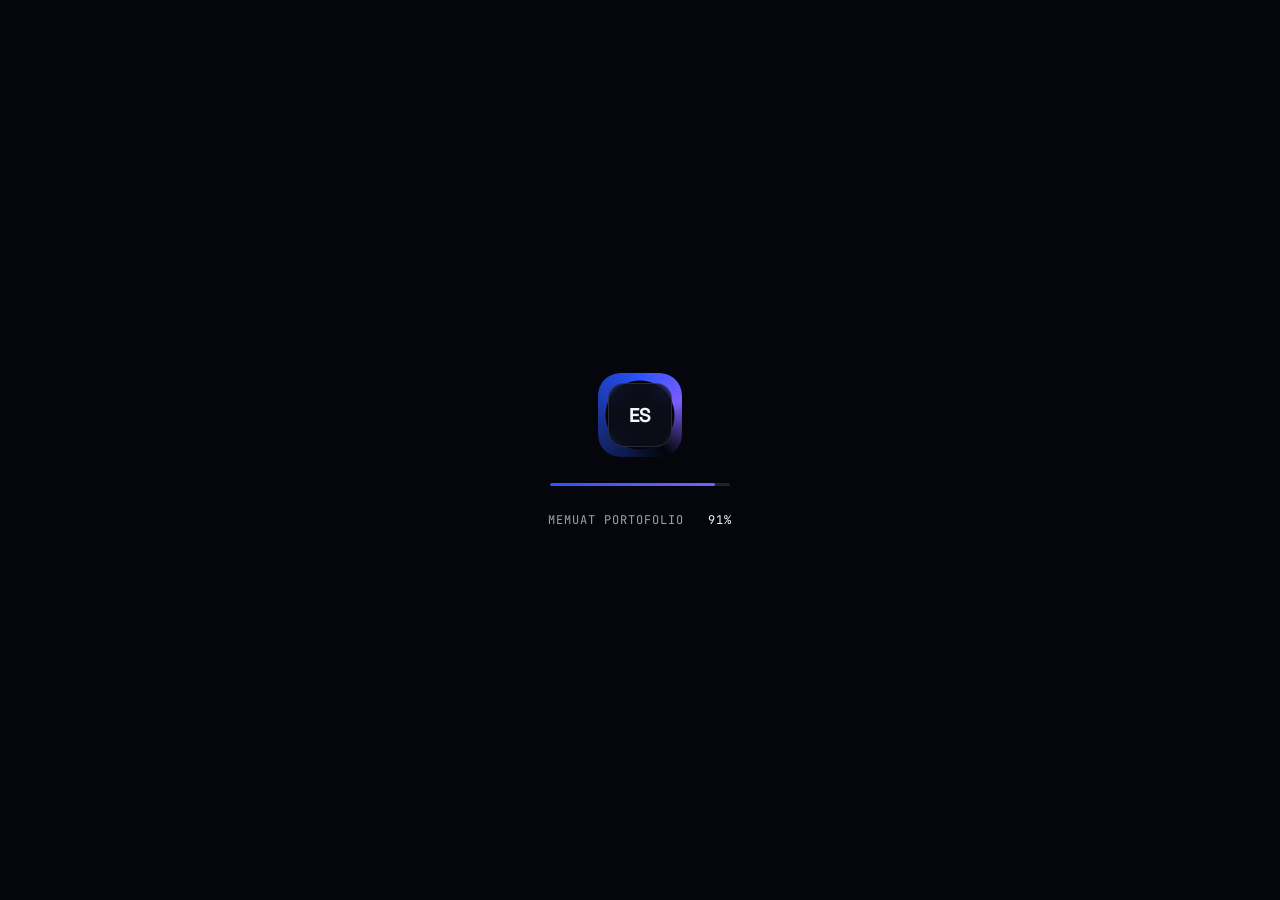
<file: pages/loader.html>
<!DOCTYPE html>
<html lang="id">
<head>
<meta charset="UTF-8">
<title>Loader Preview — ESG Portfolio</title>
<meta name="viewport" content="width=device-width, initial-scale=1">
<link rel="preconnect" href="https://fonts.googleapis.com">
<link href="https://fonts.googleapis.com/css2?family=Space+Grotesk:wght@500;600;700&family=JetBrains+Mono:wght@400;500&display=swap" rel="stylesheet">
<style>
  :root{
    --accent-1:#2954FF;
    --accent-2:#7C5CFF;
    --accent-grad: linear-gradient(135deg, var(--accent-1), var(--accent-2));
    --bg:#05060b;
    --bg-elev:#0c0e18;
    --text:#f4f5fb;
    --text-soft:#9aa1bd;
    --border:rgba(244,245,251,0.12);
    --glass:rgba(16,18,30,0.6);
    --font-display:'Space Grotesk', sans-serif;
    --font-mono:'JetBrains Mono', monospace;
    --ease-out: cubic-bezier(.16,1,.3,1);
  }
  *{ box-sizing:border-box; }
  body{
    margin:0; min-height:100vh; background:var(--bg); color:var(--text);
    font-family:var(--font-mono); display:flex; align-items:center; justify-content:center;
    flex-direction:column; gap:24px;
  }
  .page-content{ text-align:center; opacity:.6; font-size:14px; color:var(--text-soft); }
  .replay-btn{
    font-family:var(--font-mono); font-size:13px; padding:10px 20px; border-radius:100px;
    border:1px solid var(--border); background:transparent; color:var(--text); cursor:pointer;
  }
  .replay-btn:hover{ border-color:var(--accent-1); color:var(--accent-1); }

  /* ================= LOADER ================= */
  .loader{
    position:fixed; inset:0; z-index:9999;
    display:flex; align-items:center; justify-content:center;
    background:var(--bg);
    transition:opacity .7s var(--ease-out), transform .7s var(--ease-out), visibility .7s;
  }
  .loader.done{
    opacity:0; transform:scale(1.04); pointer-events:none; visibility:hidden;
  }

  .loader-inner{ display:flex; flex-direction:column; align-items:center; gap:26px; }

  /* signature mark: rotating gradient ring + monogram, echoes the site's dot-field / glow-border motif */
  .loader-mark{
    position:relative; width:84px; height:84px;
    display:flex; align-items:center; justify-content:center;
    isolation:isolate;
  }
  .loader-mark::before{
    content:''; position:absolute; inset:0; border-radius:22px;
    background:conic-gradient(from 0deg, var(--accent-1), var(--accent-2), transparent 40%, var(--accent-1));
    animation:spinRing 2.4s linear infinite;
    -webkit-mask:radial-gradient(farthest-side, transparent calc(100% - 8px), #000 calc(100% - 7px));
    mask:radial-gradient(farthest-side, transparent calc(100% - 8px), #000 calc(100% - 7px));
  }
  @keyframes spinRing{ to{ transform:rotate(360deg); } }

  .loader-initials{
    position:relative; z-index:1;
    width:64px; height:64px; border-radius:16px;
    background:var(--glass); border:1px solid var(--border);
    backdrop-filter:blur(10px);
    display:flex; align-items:center; justify-content:center;
    font-family:var(--font-display); font-weight:700; font-size:20px; letter-spacing:-0.02em;
    animation:markPulse 2.4s var(--ease-out) infinite;
  }
  @keyframes markPulse{
    0%,100%{ transform:scale(1); }
    50%{ transform:scale(1.04); }
  }

  .loader-progress{
    width:180px; height:3px; border-radius:100px; background:var(--border); overflow:hidden;
  }
  .loader-progress-bar{
    width:0%; height:100%; border-radius:100px; background:var(--accent-grad);
    box-shadow:0 0 14px rgba(41,84,255,.6);
    transition:width .25s var(--ease-out);
  }

  .loader-meta{
    display:flex; align-items:center; gap:14px;
    font-size:12px; letter-spacing:.08em; text-transform:uppercase; color:var(--text-soft);
  }
  .loader-percent{
    font-variant-numeric:tabular-nums; color:var(--text); min-width:34px; text-align:right;
  }

  @media (prefers-reduced-motion: reduce){
    .loader-mark::before{ animation:none; }
    .loader-initials{ animation:none; }
    .loader{ transition:opacity .3s ease; }
  }
</style>
</head>
<body>

  <!-- ===== LOADER MARKUP — place as the very first element inside <body> ===== -->
  <div class="loader" id="pageLoader" aria-hidden="true">
    <div class="loader-inner">
      <div class="loader-mark">
        <span class="loader-initials">ES</span>
      </div>
      <div class="loader-progress">
        <div class="loader-progress-bar" id="loaderBar"></div>
      </div>
      <div class="loader-meta">
        <span class="loader-label">memuat portofolio</span>
        <span class="loader-percent" id="loaderPercent">0%</span>
      </div>
    </div>
  </div>
  <!-- ===== end loader markup ===== -->

  <div class="page-content">
    Halaman sudah termuat di belakang loader.<br>
    <button class="replay-btn" onclick="location.reload()">Putar ulang animasi</button>
  </div>

<script>
(function(){
  const loader = document.getElementById('pageLoader');
  if (!loader) return;
  const bar = document.getElementById('loaderBar');
  const percentEl = document.getElementById('loaderPercent');
  const reduced = window.matchMedia('(prefers-reduced-motion: reduce)').matches;

  document.body.style.overflow = 'hidden';

  let progress = 0;
  let target = 0;
  let rafId;

  function tick(){
    /* creeps forward on its own so it never looks stuck, but never finishes before the page actually has */
    const ceiling = target >= 100 ? 100 : 92;
    progress += (ceiling - progress) * 0.06 + 0.1;
    progress = Math.min(progress, ceiling);
    bar.style.width = progress + '%';
    percentEl.textContent = Math.floor(progress) + '%';
    if (progress < 100){ rafId = requestAnimationFrame(tick); }
  }

  if (reduced){
    bar.style.width = '100%';
    percentEl.textContent = '100%';
  } else {
    requestAnimationFrame(tick);
  }

  function finishLoading(){
    target = 100;
    if (reduced){
      completeAndHide();
      return;
    }
    const waitForFull = () => {
      if (progress >= 99.5){
        cancelAnimationFrame(rafId);
        completeAndHide();
      } else {
        requestAnimationFrame(waitForFull);
      }
    };
    waitForFull();
  }

  function completeAndHide(){
    bar.style.width = '100%';
    percentEl.textContent = '100%';
    loader.classList.add('done');
    document.body.style.overflow = '';
    setTimeout(() => loader.remove(), 750);
  }

  /* Demo only: simulate real asset loading with a short delay.
     In production, replace this whole block with:
         window.addEventListener('load', finishLoading);
  */
  setTimeout(finishLoading, 2200);
})();
</script>
</body>
</html>
</file>
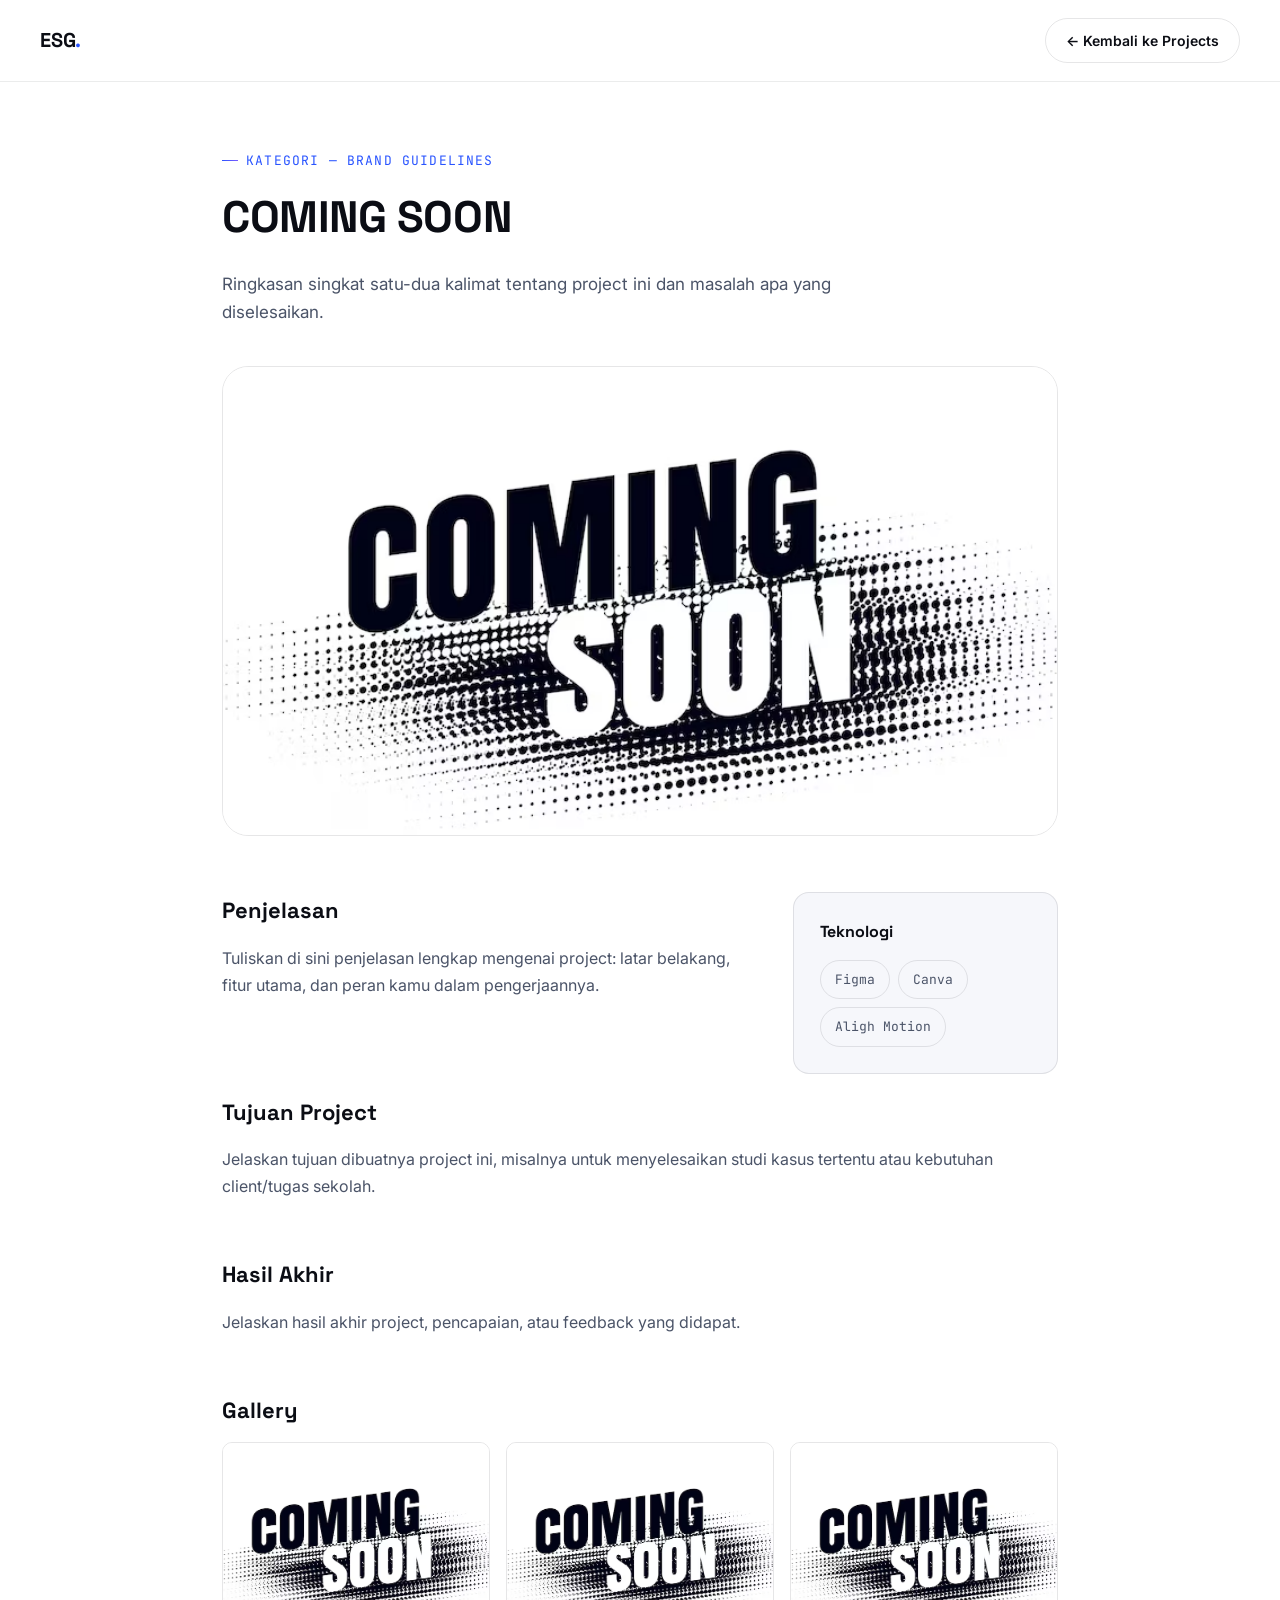
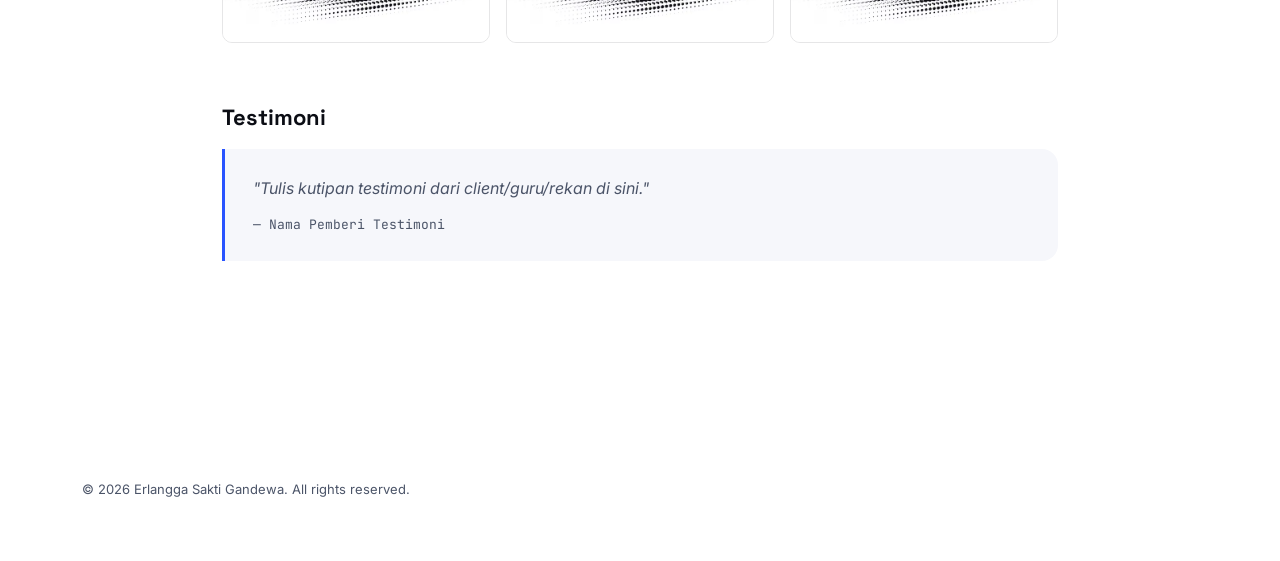
<file: pages/project-brand-guidelines/brandgs.html>
<!DOCTYPE html>
<html lang="id">
<head>
<meta charset="UTF-8">
<meta name="viewport" content="width=device-width, initial-scale=1.0">
<title>COMING SOON — Erlangga Sakti Gandewa</title>
<link rel="preconnect" href="https://fonts.googleapis.com">
<link rel="preconnect" href="https://fonts.gstatic.com" crossorigin>
<link href="https://fonts.googleapis.com/css2?family=Space+Grotesk:wght@400;500;600;700&family=Inter:wght@400;500;600;700&family=JetBrains+Mono:wght@400;500&display=swap" rel="stylesheet">
<link rel="stylesheet" href="../../assets/css/style.css">
<link rel="stylesheet" href="../../assets/css/project-detail.css">
</head>
<body>

<header class="navbar">
  <a href="../../index.html" class="nav-logo">ESG<span class="dot">.</span></a>
  <a href="../../index.html#projects" class="btn btn-ghost back-btn">← Kembali ke Projects</a>
</header>

<main class="detail-wrap">
  <p class="section-eyebrow">Kategori — Brand Guidelines</p>
  <h1 class="detail-title">COMING SOON</h1>
  <p class="detail-lead">Ringkasan singkat satu-dua kalimat tentang project ini dan masalah apa yang diselesaikan.</p>

  <img class="detail-hero-img" src="../../assets/images/coming.jpg" alt="Screenshot utama project">

  <div class="detail-grid">
    <section class="detail-block">
      <h2>Penjelasan</h2>
      <p>Tuliskan di sini penjelasan lengkap mengenai project: latar belakang, fitur utama, dan peran kamu dalam pengerjaannya.</p>
    </section>
    <aside class="detail-side">
      <h3>Teknologi</h3>
      <ul class="tech-list">
        <li>Figma</li><li>Canva</li><li>Aligh Motion</li>
      </ul>
    </aside>
  </div>

  <section class="detail-block">
    <h2>Tujuan Project</h2>
    <p>Jelaskan tujuan dibuatnya project ini, misalnya untuk menyelesaikan studi kasus tertentu atau kebutuhan client/tugas sekolah.</p>
  </section>

  <section class="detail-block">
    <h2>Hasil Akhir</h2>
    <p>Jelaskan hasil akhir project, pencapaian, atau feedback yang didapat.</p>
  </section>

  <section class="detail-block">
    <h2>Gallery</h2>
    <div class="detail-gallery">
      <img src="../../assets/images/coming.jpg" alt="Gallery 1">
      <img src="../../assets/images/coming.jpg" alt="Gallery 2">
      <img src="../../assets/images/coming.jpg" alt="Gallery 3">
    </div>
  </section>

  <section class="detail-block">
    <h2>Testimoni</h2>
    <blockquote class="testimonial">
      "Tulis kutipan testimoni dari client/guru/rekan di sini."
      <cite>— Nama Pemberi Testimoni</cite>
    </blockquote>
  </section>
</main>

<footer class="footer">
  <div class="footer-bottom">
    <span>© <span id="year"></span> Erlangga Sakti Gandewa. All rights reserved.</span>
  </div>
</footer>

<script>document.getElementById('year').textContent = new Date().getFullYear();</script>
</body>
</html>
</file>
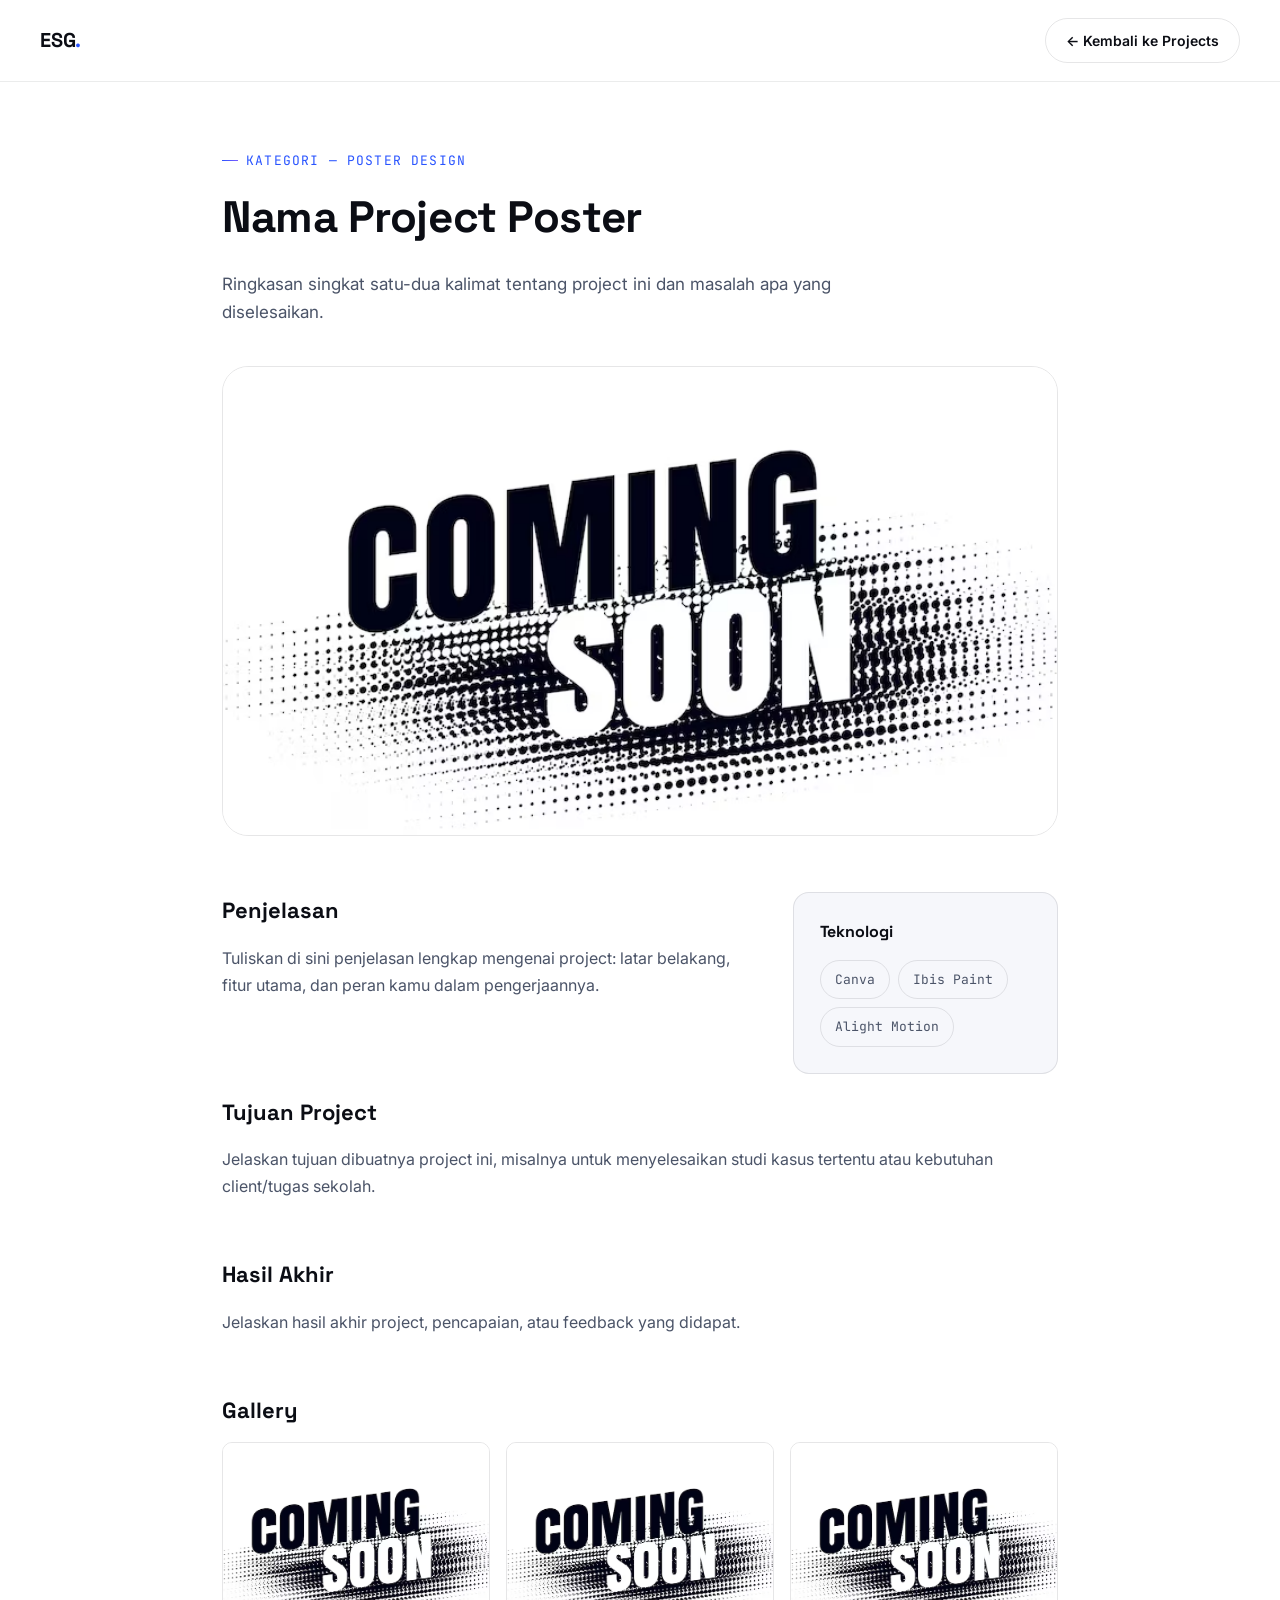
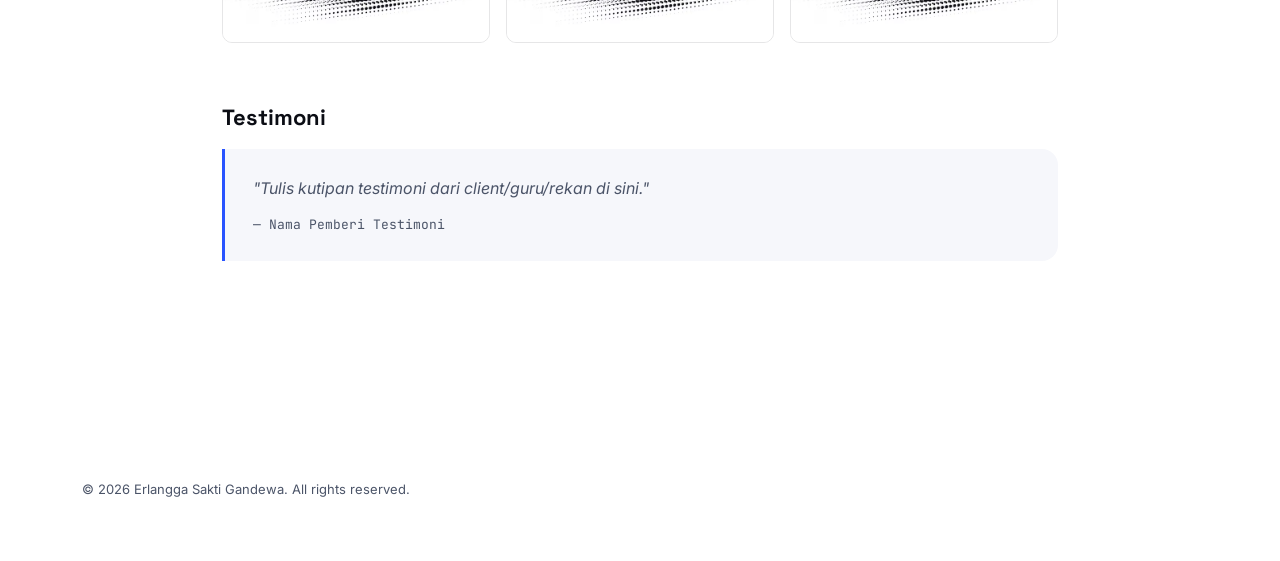
<file: pages/project-poster/pstr.html>
<!DOCTYPE html>
<html lang="id">
<head>
<meta charset="UTF-8">
<meta name="viewport" content="width=device-width, initial-scale=1.0">
<title>Nama Project Poster — Erlangga Sakti Gandewa</title>
<link rel="preconnect" href="https://fonts.googleapis.com">
<link rel="preconnect" href="https://fonts.gstatic.com" crossorigin>
<link href="https://fonts.googleapis.com/css2?family=Space+Grotesk:wght@400;500;600;700&family=Inter:wght@400;500;600;700&family=JetBrains+Mono:wght@400;500&display=swap" rel="stylesheet">
<link rel="stylesheet" href="../../assets/css/style.css">
<link rel="stylesheet" href="../../assets/css/project-detail.css">
</head>
<body>

<header class="navbar">
  <a href="../../index.html" class="nav-logo">ESG<span class="dot">.</span></a>
  <a href="../../index.html#projects" class="btn btn-ghost back-btn">← Kembali ke Projects</a>
</header>

<main class="detail-wrap">
  <p class="section-eyebrow">Kategori — Poster Design</p>
  <h1 class="detail-title">Nama Project Poster</h1>
  <p class="detail-lead">Ringkasan singkat satu-dua kalimat tentang project ini dan masalah apa yang diselesaikan.</p>

  <img class="detail-hero-img" src="../../assets/images/coming.jpg" alt="Screenshot utama project">

  <div class="detail-grid">
    <section class="detail-block">
      <h2>Penjelasan</h2>
      <p>Tuliskan di sini penjelasan lengkap mengenai project: latar belakang, fitur utama, dan peran kamu dalam pengerjaannya.</p>
    </section>
    <aside class="detail-side">
      <h3>Teknologi</h3>
      <ul class="tech-list">
        <li>Canva</li><li>Ibis Paint</li><li>Alight Motion</li>
      </ul>
    </aside>
  </div>

  <section class="detail-block">
    <h2>Tujuan Project</h2>
    <p>Jelaskan tujuan dibuatnya project ini, misalnya untuk menyelesaikan studi kasus tertentu atau kebutuhan client/tugas sekolah.</p>
  </section>

  <section class="detail-block">
    <h2>Hasil Akhir</h2>
    <p>Jelaskan hasil akhir project, pencapaian, atau feedback yang didapat.</p>
  </section>

  <section class="detail-block">
    <h2>Gallery</h2>
    <div class="detail-gallery">
      <img src="../../assets/images/coming.jpg" alt="Gallery 1">
      <img src="../../assets/images/coming.jpg" alt="Gallery 2">
      <img src="../../assets/images/coming.jpg" alt="Gallery 3">
    </div>
  </section>

  <section class="detail-block">
    <h2>Testimoni</h2>
    <blockquote class="testimonial">
      "Tulis kutipan testimoni dari client/guru/rekan di sini."
      <cite>— Nama Pemberi Testimoni</cite>
    </blockquote>
  </section>
</main>

<footer class="footer">
  <div class="footer-bottom">
    <span>© <span id="year"></span> Erlangga Sakti Gandewa. All rights reserved.</span>
  </div>
</footer>

<script>document.getElementById('year').textContent = new Date().getFullYear();</script>
</body>
</html>
</file>
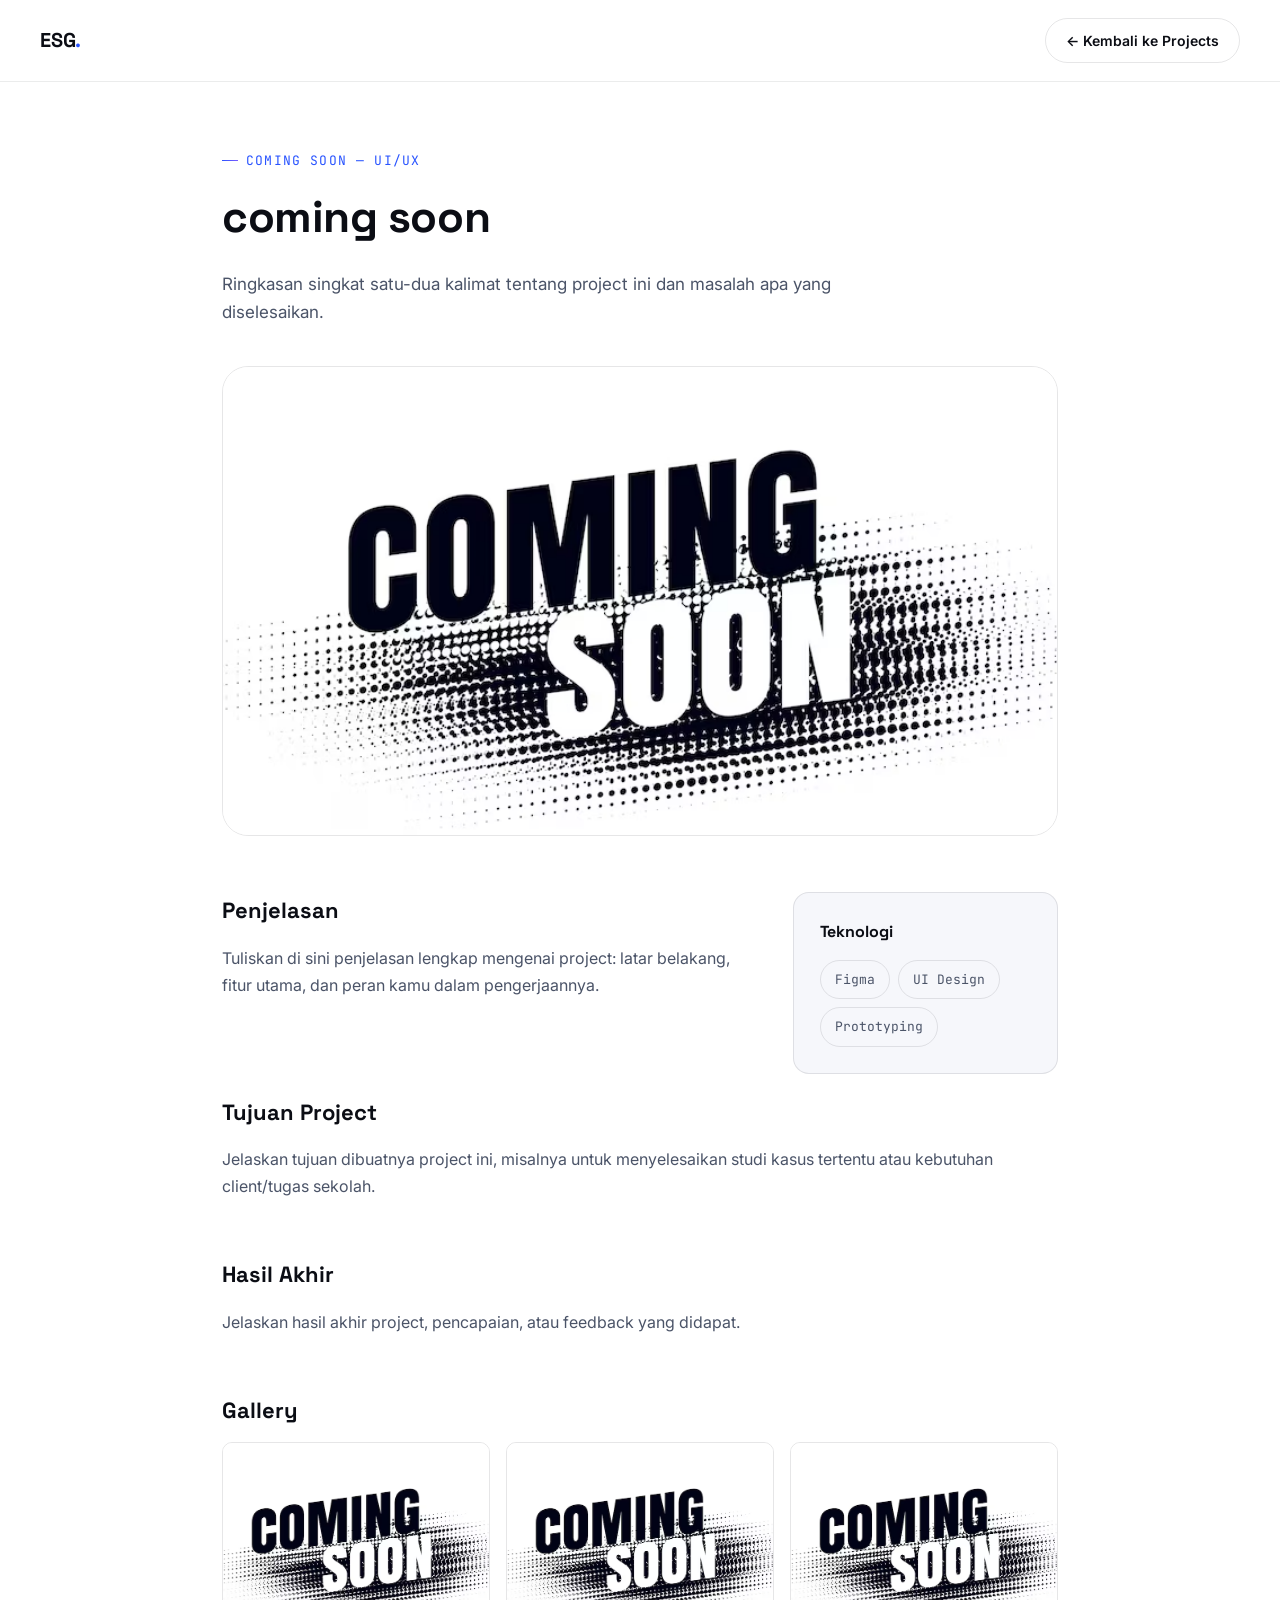
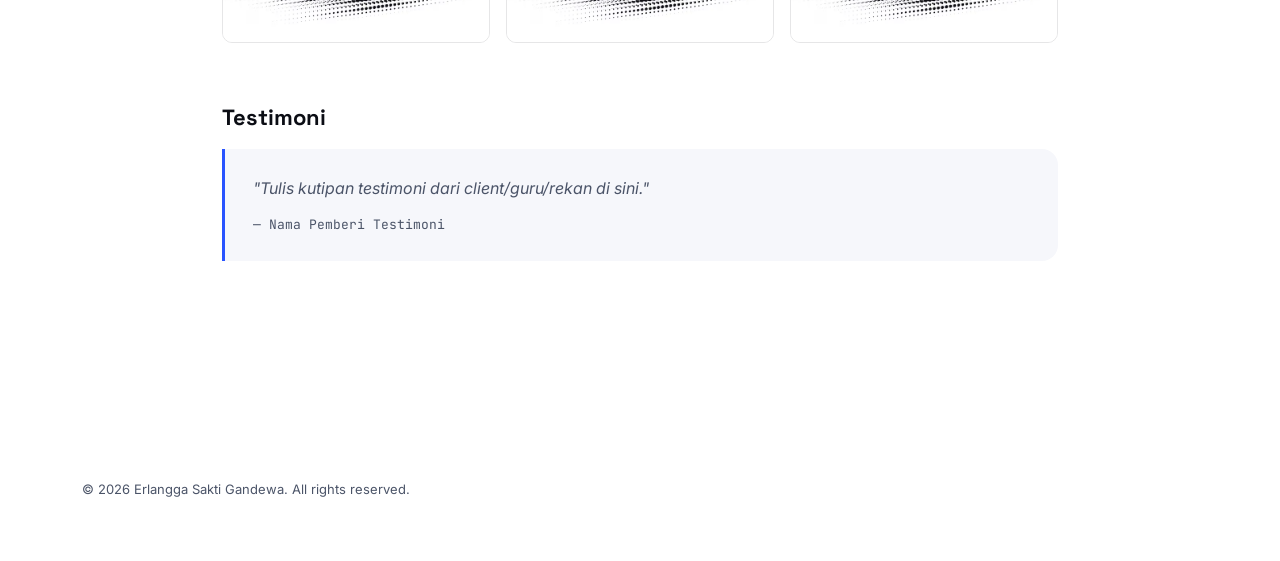
<file: pages/project-uiux/uiix.html>
<!DOCTYPE html>
<html lang="id">
<head>
<meta charset="UTF-8">
<meta name="viewport" content="width=device-width, initial-scale=1.0">
<title>Nama Project UI/UX — Erlangga Sakti Gandewa</title>
<link rel="preconnect" href="https://fonts.googleapis.com">
<link rel="preconnect" href="https://fonts.gstatic.com" crossorigin>
<link href="https://fonts.googleapis.com/css2?family=Space+Grotesk:wght@400;500;600;700&family=Inter:wght@400;500;600;700&family=JetBrains+Mono:wght@400;500&display=swap" rel="stylesheet">
<link rel="stylesheet" href="../../assets/css/style.css">
<link rel="stylesheet" href="../../assets/css/project-detail.css">
</head>
<body>

<header class="navbar">
  <a href="../../index.html" class="nav-logo">ESG<span class="dot">.</span></a>
  <a href="../../index.html#projects" class="btn btn-ghost back-btn">← Kembali ke Projects</a>
</header>

<main class="detail-wrap">
  <p class="section-eyebrow">coming soon — UI/UX</p>
  <h1 class="detail-title"> coming soon</h1>
  <p class="detail-lead">Ringkasan singkat satu-dua kalimat tentang project ini dan masalah apa yang diselesaikan.</p>

  <img class="detail-hero-img" src="../../assets/images/coming.jpg" alt="Screenshot utama project">

  <div class="detail-grid">
    <section class="detail-block">
      <h2>Penjelasan</h2>
      <p>Tuliskan di sini penjelasan lengkap mengenai project: latar belakang, fitur utama, dan peran kamu dalam pengerjaannya.</p>
    </section>
    <aside class="detail-side">
      <h3>Teknologi</h3>
      <ul class="tech-list">
        <li>Figma</li><li>UI Design</li><li>Prototyping</li>
      </ul>
    </aside>
  </div>

  <section class="detail-block">
    <h2>Tujuan Project</h2>
    <p>Jelaskan tujuan dibuatnya project ini, misalnya untuk menyelesaikan studi kasus tertentu atau kebutuhan client/tugas sekolah.</p>
  </section>

  <section class="detail-block">
    <h2>Hasil Akhir</h2>
    <p>Jelaskan hasil akhir project, pencapaian, atau feedback yang didapat.</p>
  </section>

  <section class="detail-block">
    <h2>Gallery</h2>
    <div class="detail-gallery">
      <img src="../../assets/images/coming.jpg" alt="Gallery 1">
      <img src="../../assets/images/coming.jpg" alt="Gallery 2">
      <img src="../../assets/images/coming.jpg" alt="Gallery 3">
    </div>
  </section>

  <section class="detail-block">
    <h2>Testimoni</h2>
    <blockquote class="testimonial">
      "Tulis kutipan testimoni dari client/guru/rekan di sini."
      <cite>— Nama Pemberi Testimoni</cite>
    </blockquote>
  </section>
</main>

<footer class="footer">
  <div class="footer-bottom">
    <span>© <span id="year"></span> Erlangga Sakti Gandewa. All rights reserved.</span>
  </div>
</footer>

<script>document.getElementById('year').textContent = new Date().getFullYear();</script>
</body>
</html>
</file>
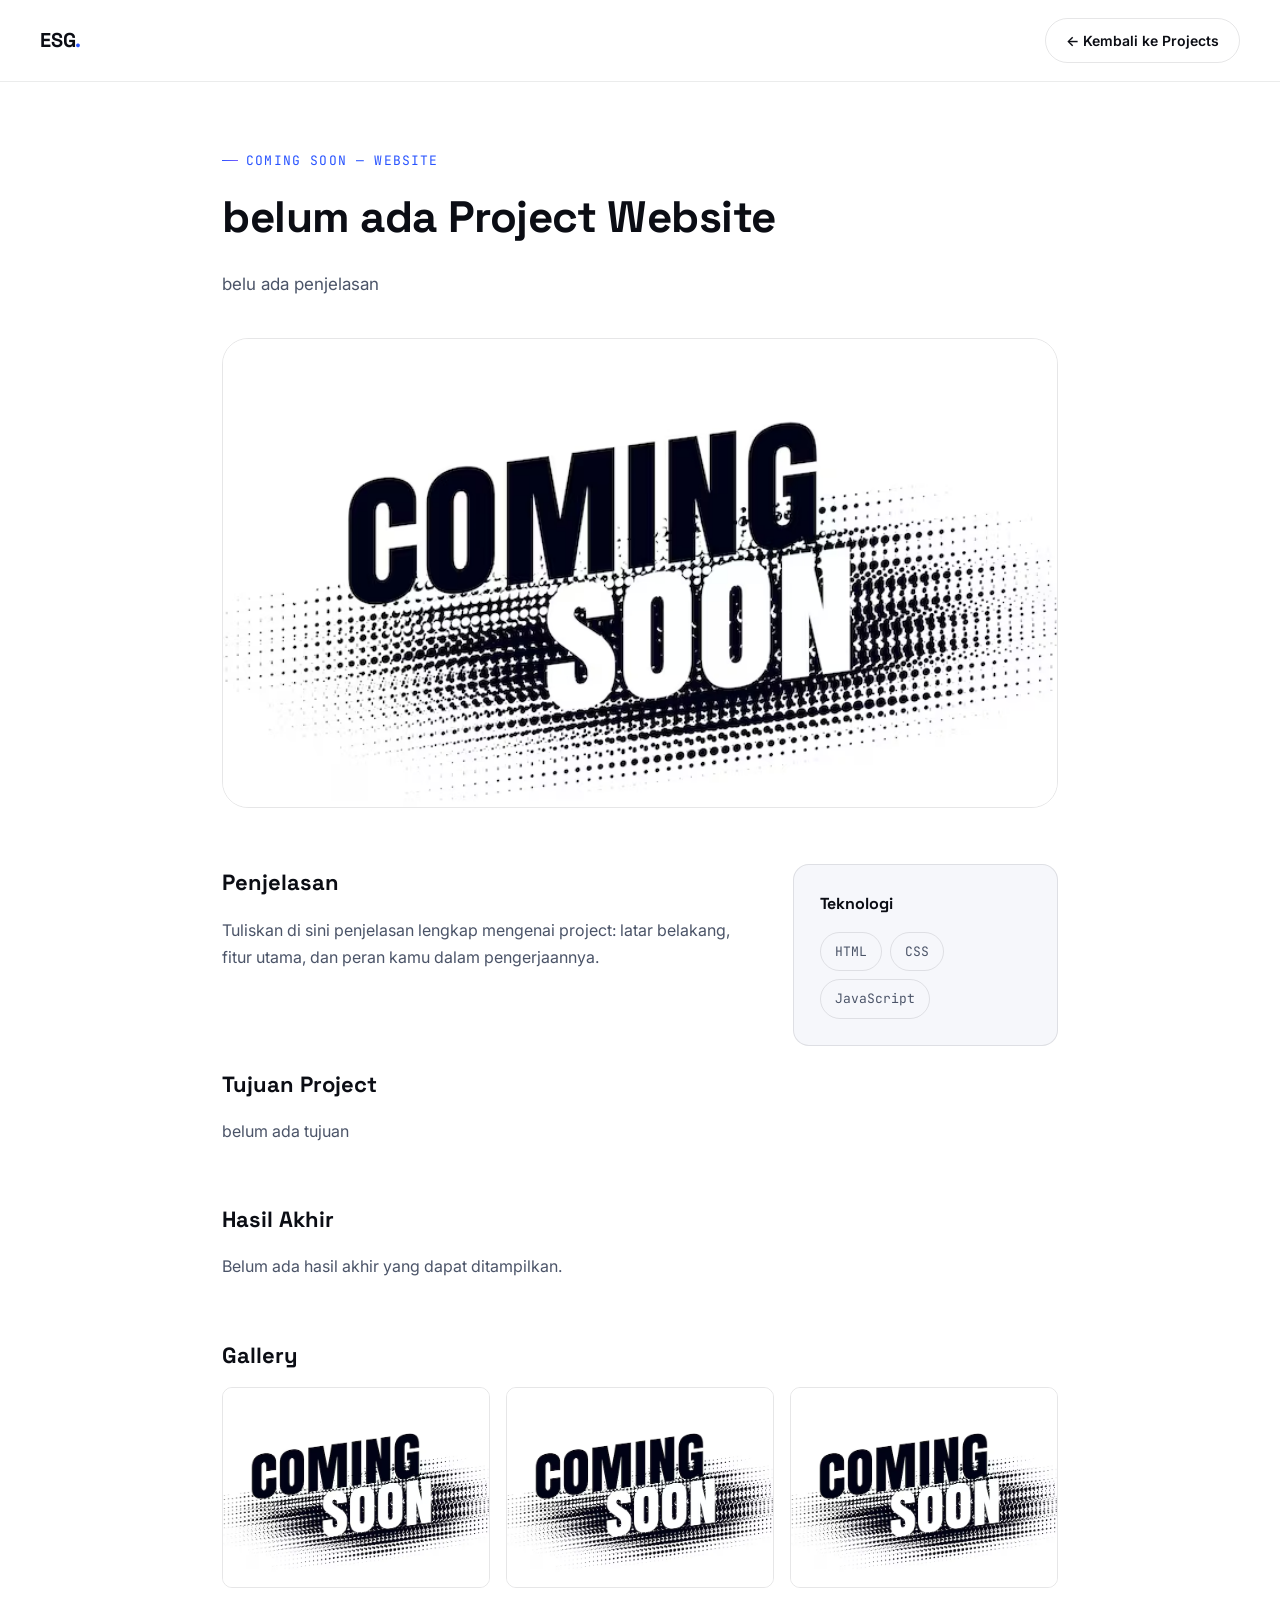
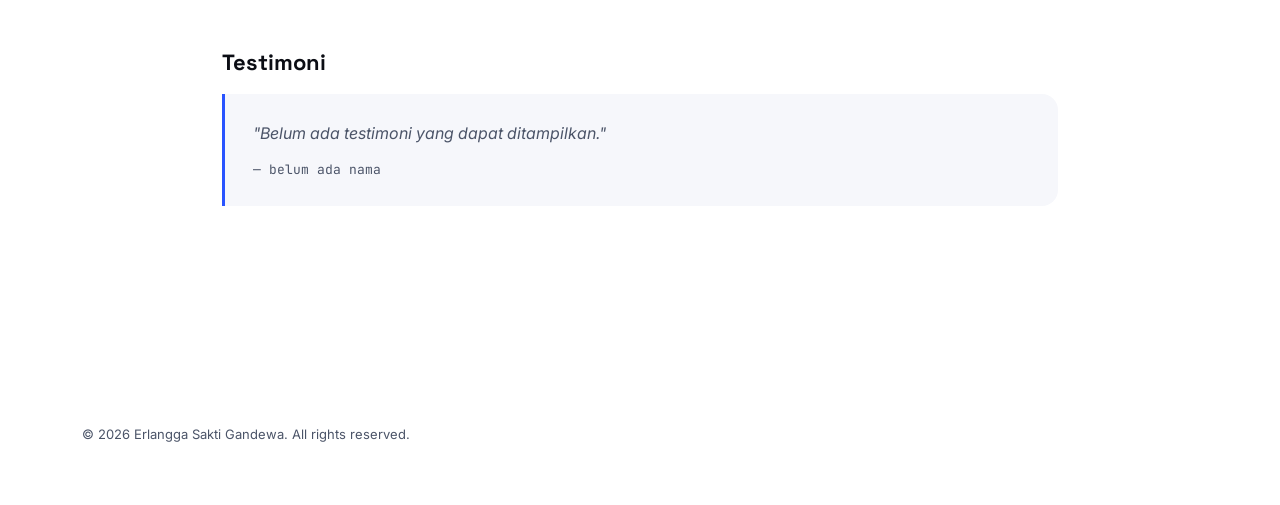
<file: pages/project-web/bew.html>
<!DOCTYPE html>
<html lang="id">
<head>
<meta charset="UTF-8">
<meta name="viewport" content="width=device-width, initial-scale=1.0">
<title>Nama Project Website — Erlangga Sakti Gandewa</title>
<link rel="preconnect" href="https://fonts.googleapis.com">
<link rel="preconnect" href="https://fonts.gstatic.com" crossorigin>
<link href="https://fonts.googleapis.com/css2?family=Space+Grotesk:wght@400;500;600;700&family=Inter:wght@400;500;600;700&family=JetBrains+Mono:wght@400;500&display=swap" rel="stylesheet">
<link rel="stylesheet" href="../../assets/css/style.css">
<link rel="stylesheet" href="../../assets/css/project-detail.css">
</head>
<body>

<header class="navbar">
  <a href="../../index.html" class="nav-logo">ESG<span class="dot">.</span></a>
  <a href="../../index.html#projects" class="btn btn-ghost back-btn">← Kembali ke Projects</a>
</header>

<main class="detail-wrap">
  <p class="section-eyebrow">coming soon — Website</p>
  <h1 class="detail-title">belum ada Project Website</h1>
  <p class="detail-lead">belu ada penjelasan</p>

  <img class="detail-hero-img" src="../../assets/images/coming.jpg" alt="Screenshot utama project">

  <div class="detail-grid">
    <section class="detail-block">
      <h2>Penjelasan</h2>
      <p>Tuliskan di sini penjelasan lengkap mengenai project: latar belakang, fitur utama, dan peran kamu dalam pengerjaannya.</p>
    </section>
    <aside class="detail-side">
      <h3>Teknologi</h3>
      <ul class="tech-list">
        <li>HTML</li><li>CSS</li><li>JavaScript</li>
      </ul>
    </aside>
  </div>

  <section class="detail-block">
    <h2>Tujuan Project</h2>
    <p>belum ada tujuan</p>
  </section>

  <section class="detail-block">
    <h2>Hasil Akhir</h2>
    <p>Belum ada hasil akhir yang dapat ditampilkan.</p>
  </section>

  <section class="detail-block">
    <h2>Gallery</h2>
    <div class="detail-gallery">
      <img src="../../assets/images/coming.jpg" alt="Gallery 1">
      <img src="../../assets/images/coming.jpg" alt="Gallery 2">
      <img src="../../assets/images/coming.jpg" alt="Gallery 3">
    </div>
  </section>

  <section class="detail-block">
    <h2>Testimoni</h2>
    <blockquote class="testimonial">
      "Belum ada testimoni yang dapat ditampilkan."
      <cite>— belum ada nama</cite>
    </blockquote>
  </section>
</main>

<footer class="footer">
  <div class="footer-bottom">
    <span>© <span id="year"></span> Erlangga Sakti Gandewa. All rights reserved.</span>
  </div>
</footer>

<script>document.getElementById('year').textContent = new Date().getFullYear();</script>
</body>
</html>
</file>
<file: assets/css/style.css>
/* =========================================================
   ERLANGGA SAKTI GANDEWA — PORTFOLIO
   Design tokens
   ========================================================= */
:root{
  --accent-1:#2954FF;
  --accent-2:#7C5CFF;
  --accent-3:#4F7CFF;
  --accent-grad: linear-gradient(135deg, var(--accent-1), var(--accent-2));
  --accent-grad-soft: linear-gradient(135deg, rgba(41,84,255,.14), rgba(124,92,255,.14));

  --bg:#ffffff;
  --bg-elev:#f6f7fb;
  --text:#0b0d14;
  --text-soft:#4b5468;
  --border:rgba(11,13,20,0.10);
  --glass:rgba(255,255,255,0.55);
  --glass-border:rgba(11,13,20,0.08);
  --dot-color:41,84,255;
  --shadow: 0 10px 40px rgba(20,24,60,0.10);
  --shadow-lg: 0 24px 60px rgba(20,24,60,0.16), 0 4px 14px rgba(20,24,60,0.08);
  --shadow-inset: inset 0 1px 0 rgba(255,255,255,0.4);
  --ring: 0 0 0 3px rgba(41,84,255,0.18);

  --font-display:'Space Grotesk', sans-serif;
  --font-body:'Inter', sans-serif;
  --font-mono:'JetBrains Mono', monospace;

  --container: 1180px;
  --radius-lg: 26px;
  --radius-md: 16px;
  --radius-sm: 10px;

  --ease-out: cubic-bezier(.16,1,.3,1);
  --ease-soft: cubic-bezier(.22,.9,.36,1);
}

@media (prefers-color-scheme: dark){
  :root{
    --bg:#05060b;
    --bg-elev:#0c0e18;
    --text:#f4f5fb;
    --text-soft:#9aa1bd;
    --border:rgba(244,245,251,0.10);
    --glass:rgba(16,18,30,0.55);
    --glass-border:rgba(244,245,251,0.08);
    --dot-color:244,245,251;
    --shadow: 0 10px 45px rgba(0,0,0,0.55);
    --shadow-lg: 0 30px 70px rgba(0,0,0,0.6), 0 6px 18px rgba(0,0,0,0.4);
    --shadow-inset: inset 0 1px 0 rgba(255,255,255,0.06);
    --ring: 0 0 0 3px rgba(124,92,255,0.30);
  }
}

html[data-theme="light"]{
  --bg:#ffffff; --bg-elev:#f6f7fb; --text:#0b0d14; --text-soft:#4b5468;
  --border:rgba(11,13,20,0.10); --glass:rgba(255,255,255,0.55);
  --glass-border:rgba(11,13,20,0.08); --dot-color:41,84,255;
  --shadow: 0 10px 40px rgba(20,24,60,0.10);
  --shadow-lg: 0 24px 60px rgba(20,24,60,0.16), 0 4px 14px rgba(20,24,60,0.08);
  --shadow-inset: inset 0 1px 0 rgba(255,255,255,0.4);
  --ring: 0 0 0 3px rgba(41,84,255,0.18);
}
html[data-theme="dark"]{
  --bg:#05060b; --bg-elev:#0c0e18; --text:#f4f5fb; --text-soft:#9aa1bd;
  --border:rgba(244,245,251,0.10); --glass:rgba(16,18,30,0.55);
  --glass-border:rgba(244,245,251,0.08); --dot-color:244,245,251;
  --shadow: 0 10px 45px rgba(0,0,0,0.55);
  --shadow-lg: 0 30px 70px rgba(0,0,0,0.6), 0 6px 18px rgba(0,0,0,0.4);
  --shadow-inset: inset 0 1px 0 rgba(255,255,255,0.06);
  --ring: 0 0 0 3px rgba(124,92,255,0.30);
}

*,*::before,*::after{ box-sizing:border-box; }
html{ scroll-behavior:smooth; }
body{
  margin:0;
  background:var(--bg);
  color:var(--text);
  font-family:var(--font-body);
  line-height:1.65;
  -webkit-font-smoothing:antialiased;
  -moz-osx-font-smoothing:grayscale;
  text-rendering:optimizeLegibility;
  transition:background .4s ease,color .4s ease;
  overflow-x:hidden;
}
img{ max-width:100%; display:block; }
a{ color:inherit; text-decoration:none; }
ul{ list-style:none; margin:0; padding:0; }
button{ font-family:inherit; cursor:pointer; }

/* accessible focus states — visible everywhere, silent unless keyboard-driven */
:focus{ outline:none; }
:focus-visible{
  outline:2px solid var(--accent-1);
  outline-offset:3px;
  border-radius:6px;
}
.btn:focus-visible, .tab:focus-visible, .cert-controls button:focus-visible,
.theme-toggle:focus-visible, .back-to-top:focus-visible, .social-icon:focus-visible{
  outline-offset:4px;
}
.form-field input:focus-visible, .form-field textarea:focus-visible{
  outline:none;
}

::-webkit-scrollbar{ width:10px; height:10px; }
::-webkit-scrollbar-track{ background:transparent; }
::-webkit-scrollbar-thumb{ background:var(--border); border-radius:100px; }
::-webkit-scrollbar-thumb:hover{ background:var(--accent-1); }
*{ scrollbar-width:thin; scrollbar-color:var(--border) transparent; }

@media (prefers-reduced-motion: reduce){
  *{ animation-duration:0.001ms !important; animation-iteration-count:1 !important; transition-duration:0.001ms !important; scroll-behavior:auto !important; }
}

/* dot field background */
#dot-field{
  position:fixed; inset:0; width:100%; height:100%;
  z-index:-1; pointer-events:none;
}

/* container / section */
.section{
  max-width:var(--container);
  margin:0 auto;
  padding:120px 32px;
  position:relative;
}
.section-eyebrow{
  font-family:var(--font-mono);
  font-size:13px;
  letter-spacing:.09em;
  text-transform:uppercase;
  color:var(--accent-1);
  margin:0 0 10px;
  display:flex; align-items:center; gap:8px;
}
.section-eyebrow::before{
  content:''; width:16px; height:1.5px; background:var(--accent-grad); display:inline-block;
}
.section-title{
  font-family:var(--font-display);
  font-size:clamp(28px,4vw,42px);
  font-weight:600;
  margin:0 0 56px;
  letter-spacing:-0.02em;
}

/* buttons / chips */
.btn{
  display:inline-flex; align-items:center; justify-content:center;
  padding:14px 28px; border-radius:100px; font-weight:600; font-size:15px;
  border:1px solid transparent;
  transition:transform .3s var(--ease-out), box-shadow .3s var(--ease-out), background .3s ease, border-color .3s ease, color .3s ease;
  will-change:transform;
}
.btn:hover{ transform:translateY(-2px); }
.btn:active{ transform:translateY(0) scale(.98); }
.btn-primary{ background:var(--accent-grad); color:#fff; box-shadow:0 8px 24px rgba(41,84,255,0.35); }
.btn-primary:hover{ box-shadow:0 14px 34px rgba(41,84,255,0.45); }
.btn-ghost{ background:transparent; border-color:var(--border); color:var(--text); }
.btn-ghost:hover{ border-color:var(--accent-1); color:var(--accent-1); box-shadow:0 6px 18px rgba(41,84,255,0.12); }

.chip{
  display:inline-block; padding:8px 16px; margin-right:8px; border-radius:100px;
  border:1px solid var(--border); font-size:13px; font-family:var(--font-mono);
  color:var(--text-soft); backdrop-filter:blur(6px);
  transition:border-color .25s ease, color .25s ease, transform .25s ease;
}
.chip:hover{ border-color:var(--accent-1); color:var(--accent-1); transform:translateY(-1px); }

/* reveal animation utility */
.reveal-up{ animation:revealUp .9s var(--ease-out) both; }
.reveal-up.d1{ animation-delay:.12s; }
.reveal-up.d2{ animation-delay:.24s; }
.reveal-up.d3{ animation-delay:.36s; }
@keyframes revealUp{
  from{ opacity:0; transform:translateY(18px); }
  to{ opacity:1; transform:translateY(0); }
}

.in-view{ animation:fadeUpView .9s var(--ease-out) both; }
@keyframes fadeUpView{
  from{ opacity:0; transform:translateY(28px); }
  to{ opacity:1; transform:translateY(0); }
}

::selection{ background:var(--accent-1); color:#fff; }

/* =========================================================
   LOADER
   ========================================================= */
.loader{
  position: fixed;
  inset: 0;
  z-index: 9999;
  display: flex;
  align-items: center;
  justify-content: center;
  background: var(--bg);
  transition: opacity .5s ease, transform .5s ease, visibility .5s;
  will-change: opacity, transform;
}

.loader.done{
  opacity: 0;
  transform: scale(1.02);
  pointer-events: none;
  visibility: hidden;
}

.loader-inner{
  display: flex;
  flex-direction: column;
  align-items: center;
  gap: 26px;
}

.loader-mark{
  position: relative;
  width: 84px;
  height: 84px;
  display: flex;
  align-items: center;
  justify-content: center;
  isolation: isolate;
}

.loader-mark::before{
  content: "";
  position: absolute;
  inset: 0;
  border-radius: 22px;
  background: conic-gradient(
    from 0deg,
    var(--accent-1),
    var(--accent-2),
    transparent 40%,
    var(--accent-1)
  );
  animation: spinRing 1.8s linear infinite;
  -webkit-mask: radial-gradient(farthest-side, transparent calc(100% - 8px), #000 calc(100% - 7px));
  mask: radial-gradient(farthest-side, transparent calc(100% - 8px), #000 calc(100% - 7px));
  will-change: transform;
}

@keyframes spinRing{
  to{
    transform: rotate(360deg);
  }
}

.loader-initials{
  position: relative;
  z-index: 1;
  width: 64px;
  height: 64px;
  border-radius: 16px;
  background: rgba(255,255,255,.08);
  border: 1px solid var(--glass-border);
  /* backdrop-filter dihapus karena berat di HP */
  display: flex;
  align-items: center;
  justify-content: center;
  font-family: var(--font-display);
  font-weight: 700;
  font-size: 20px;
  letter-spacing: -.02em;
  animation: markPulse 2s ease-in-out infinite;
  will-change: transform;
}

@keyframes markPulse{
  0%,100%{
    transform: scale(1);
  }
  50%{
    transform: scale(1.03);
  }
}

.loader-progress{
  width: 180px;
  height: 3px;
  border-radius: 100px;
  background: var(--border);
  overflow: hidden;
}

.loader-progress-bar{
  width: 0%;
  height: 100%;
  border-radius: 100px;
  background: var(--accent-grad);
  box-shadow: 0 0 6px rgba(41,84,255,.35);
  transition: none;
  will-change: width;
}

.loader-meta{
  display: flex;
  align-items: center;
  gap: 14px;
  font-size: 12px;
  letter-spacing: .08em;
  text-transform: uppercase;
  color: var(--text-soft);
}

.loader-percent{
  min-width: 34px;
  text-align: right;
  font-variant-numeric: tabular-nums;
  color: var(--text);
}

@media (prefers-reduced-motion: reduce){
  .loader-mark::before,
  .loader-initials{
    animation: none;
  }

  .loader{
    transition: opacity .3s ease;
  }
}
/* =========================================================
   NAVBAR
   ========================================================= */
.navbar{
  position:fixed; top:0; left:0; right:0; z-index:100;
  display:flex; align-items:center; justify-content:space-between;
  padding:18px 40px;
  backdrop-filter:blur(16px) saturate(140%);
  -webkit-backdrop-filter:blur(16px) saturate(140%);
  background:var(--glass);
  border-bottom:1px solid var(--glass-border);
  transition:padding .3s ease, box-shadow .3s ease;
}
.navbar.scrolled{ box-shadow:0 8px 30px rgba(20,24,60,0.08); }
.nav-logo{
  font-family:var(--font-display); font-weight:700; font-size:20px;
  letter-spacing:-0.01em;
}
.nav-logo .dot{ color:var(--accent-1); }
.nav-links{ display:flex; gap:32px; }
.nav-links a{
  font-size:14px; font-weight:500; color:var(--text-soft);
  position:relative; padding-bottom:4px; transition:color .25s ease;
}
.nav-links a::after{
  content:''; position:absolute; left:0; bottom:0; width:0; height:1.5px;
  background:var(--accent-grad); transition:width .3s var(--ease-out);
}
.nav-links a:hover{ color:var(--text); }
.nav-links a:hover::after{ width:100%; }

.theme-toggle{
  width:38px; height:38px; border-radius:50%; border:1px solid var(--border);
  background:transparent; color:var(--text); display:flex; align-items:center; justify-content:center;
  margin-left:20px; transition:border-color .25s ease, transform .4s var(--ease-out), background .25s ease;
}
.theme-toggle:hover{ border-color:var(--accent-1); transform:rotate(20deg); background:var(--accent-grad-soft); }
.icon-moon{ display:none; }
html[data-theme="dark"] .icon-sun{ display:none; }
html[data-theme="dark"] .icon-moon{ display:block; }

.nav-burger{ display:none; flex-direction:column; gap:5px; background:none; border:none; margin-left:16px; padding:6px; }
.nav-burger span{ width:22px; height:2px; background:var(--text); border-radius:2px; transition:transform .25s ease, opacity .25s ease; }

/* =========================================================
   HERO
   ========================================================= */
.hero{
  min-height:100vh; display:flex; align-items:center; justify-content:space-between;
  gap:40px; padding-top:140px; padding-bottom:80px;
  position:relative;
}
.hero::before{
  content:''; position:absolute; top:-10%; left:-10%; width:60%; height:70%;
  background:radial-gradient(circle, rgba(41,84,255,.10), transparent 65%);
  filter:blur(10px); pointer-events:none; z-index:-1;
}
.hero-left{ flex:1; max-width:600px; }
.eyebrow{
  font-family:var(--font-mono); font-size:14px; color:var(--accent-1);
  letter-spacing:.06em; margin-bottom:14px;
}
.hero-name{
  font-family:var(--font-display); font-weight:700;
  font-size:clamp(36px,5.4vw,64px); line-height:1.05; letter-spacing:-0.03em;
  margin:0 0 18px;
}
.hero-meta{ font-size:17px; color:var(--text-soft); margin:0 0 18px; }
.hero-focus{ margin:0 0 34px; }
.hero-cta{ display:flex; gap:16px; flex-wrap:wrap; }

.hero-right{
  flex:1; max-width:460px; position:relative; height:520px;
  display:flex; align-items:center; justify-content:center;
}
.shape{
  position:absolute; border-radius:30%; border:1.5px solid var(--border);
  background:var(--accent-grad-soft);
  animation:spinShape 16s linear infinite;
}
.shape-1{ width:120px; height:120px; top:6%; left:0; animation-duration:20s; }
.shape-2{ width:70px; height:70px; bottom:10%; right:4%; border-radius:50%; animation-duration:14s; animation-direction:reverse; }
.shape-3{ width:46px; height:46px; top:46%; right:-4%; animation-duration:11s; }
@keyframes spinShape{ from{ transform:rotate(0deg);} to{ transform:rotate(360deg);} }

.lanyard{ position:relative; display:flex; flex-direction:column; align-items:center; }
.lanyard-strap{
  width:34px; height:120px;
  background:repeating-linear-gradient(135deg, var(--accent-1) 0 10px, var(--accent-2) 10px 20px);
  border-radius:4px; opacity:.9;
  box-shadow:0 6px 14px rgba(41,84,255,0.25);
}
.lanyard-clip{
  width:26px; height:16px; background:var(--text-soft); border-radius:4px; margin-top:-4px;
}
.lanyard-card{
  width:230px; margin-top:-6px; perspective:800px;
  animation:swing 5s ease-in-out infinite;
  transform-origin:top center;
}
@keyframes swing{
  0%,100%{ transform:rotate(-3deg); }
  50%{ transform:rotate(3deg); }
}
.lanyard-card-inner{
  background:var(--glass); border:1px solid var(--glass-border); border-radius:18px;
  padding:22px 20px 26px; box-shadow:var(--shadow-lg), var(--shadow-inset); backdrop-filter:blur(12px) saturate(140%);
  -webkit-backdrop-filter:blur(12px) saturate(140%);
  text-align:center; position:relative; transition:transform .35s var(--ease-out);
}
.lanyard-card:hover .lanyard-card-inner{ transform:rotateY(8deg) rotateX(4deg); }
.lanyard-hole{
  position:absolute; top:10px; left:50%; transform:translateX(-50%);
  width:34px; height:6px; border-radius:6px; background:var(--bg);
  box-shadow:inset 0 0 0 1px var(--border);
}
.lanyard-photo{
  width:110px; height:110px; border-radius:50%; overflow:hidden; margin:14px auto 14px;
  border:2px solid var(--accent-1);
  box-shadow:0 0 0 4px rgba(41,84,255,0.12);
}
.lanyard-photo img{ width:100%; height:100%; object-fit:cover; }
.lanyard-name{ display:block; font-family:var(--font-display); font-weight:600; font-size:16px; letter-spacing:-0.01em; }
.lanyard-role{ display:block; font-size:12px; color:var(--text-soft); margin-top:4px; font-family:var(--font-mono); }

.scroll-hint{
  position:absolute; bottom:36px; left:50%; transform:translateX(-50%);
  width:26px; height:42px; border:2px solid var(--border); border-radius:20px;
}
.scroll-hint span{
  display:block; width:4px; height:8px; background:var(--accent-1); border-radius:4px;
  margin:6px auto; animation:scrollDot 1.6s ease-in-out infinite;
}
@keyframes scrollDot{ 0%{ transform:translateY(0); opacity:1;} 70%{ transform:translateY(14px); opacity:0;} 100%{ opacity:0;} }

@media(max-width:900px){
  .hero{ flex-direction:column; text-align:center; padding-top:120px; }
  .hero-left{ max-width:100%; }
  .hero-cta{ justify-content:center; }
  .hero-focus{ text-align:center; }
}

/* =========================================================
   ABOUT
   ========================================================= */
.about-grid{
  display:grid; grid-template-columns:1.5fr 1fr; gap:28px;
}
.about-card{
  padding:40px; border-radius:var(--radius-lg); background:var(--bg-elev);
  border:1px solid var(--border); position:relative; overflow:hidden;
  transition:box-shadow .35s ease, transform .35s ease;
}
.about-card:hover{ box-shadow:var(--shadow); }
.glow-border{ isolation:isolate; }
.glow-border::before{
  content:''; position:absolute; inset:-2px; border-radius:inherit; z-index:-1;
  background:conic-gradient(from var(--ang,0deg), var(--accent-1), var(--accent-2), transparent 40%);
  animation:rotateGlow 6s linear infinite;
  opacity:.55;
}
.glow-border::after{
  content:''; position:absolute; inset:1px; border-radius:inherit; background:var(--bg-elev); z-index:-1;
}
@keyframes rotateGlow{ to{ --ang:360deg; } }
@property --ang{ syntax:'<angle>'; inherits:false; initial-value:0deg; }

.falling-text{ font-size:17px; color:var(--text-soft); margin:0; }
.falling-text .fchar{
  display:inline-block; opacity:0; transform:translateY(-14px);
  animation:fallChar .5s var(--ease-out) forwards;
}
@keyframes fallChar{ to{ opacity:1; transform:translateY(0);} }

.hobby-card{
  padding:36px; border-radius:var(--radius-lg); background:var(--bg-elev); border:1px solid var(--border);
  transition:box-shadow .35s ease;
}
.hobby-card:hover{ box-shadow:var(--shadow); }
.hobby-card h3{ font-family:var(--font-display); margin:0 0 20px; font-size:20px; letter-spacing:-0.01em; }
.hobby-list li{
  display:flex; align-items:center; gap:14px; padding:12px 0; border-bottom:1px dashed var(--border);
  font-size:15px; color:var(--text-soft); transition:color .25s ease, transform .25s var(--ease-out);
}
.hobby-list li:hover{ color:var(--text); transform:translateX(4px); }
.hobby-list li:last-child{ border-bottom:none; }
.hobby-num{ font-family:var(--font-mono); color:var(--accent-1); font-size:13px; }

@media(max-width:800px){ .about-grid{ grid-template-columns:1fr; } }

/* =========================================================
   SKILLS
   ========================================================= */
.skill-category{ margin-bottom:36px; }
.skill-cat-title{
  font-family:var(--font-display); font-size:16px; color:var(--text-soft);
  margin:0 0 16px; text-transform:uppercase; letter-spacing:.08em;
}
.skill-track{
  overflow:hidden; -webkit-mask-image:linear-gradient(90deg,transparent,#000 6%,#000 94%,transparent);
  mask-image:linear-gradient(90deg,transparent,#000 6%,#000 94%,transparent);
}
.skill-track-inner{
  display:flex; gap:14px; width:max-content;
  animation:scrollTrack 22s linear infinite;
}
.skill-track:hover .skill-track-inner{ animation-play-state:paused; }
.skill-track.reverse .skill-track-inner{ animation-direction:reverse; }
@keyframes scrollTrack{ from{ transform:translateX(0);} to{ transform:translateX(-50%);} }
.skill-pill{
  padding:14px 26px; border-radius:100px; background:var(--bg-elev); border:1px solid var(--border);
  font-family:var(--font-mono); font-size:14px; white-space:nowrap;
  transition:border-color .25s ease, color .25s ease, transform .25s ease, box-shadow .25s ease;
}
.skill-pill:hover{ border-color:var(--accent-1); color:var(--accent-1); transform:translateY(-3px); box-shadow:0 8px 20px rgba(41,84,255,0.15); }

/* =========================================================
   EXPERIENCE
   ========================================================= */
.exp-wrap{ display:flex; gap:60px; }
.exp-numbers{
  display:flex; flex-direction:column; gap:34px; position:sticky; top:140px; height:fit-content;
}
.exp-num{
  font-family:var(--font-display); font-size:34px; font-weight:700; color:var(--border);
  transition:color .4s ease, transform .4s var(--ease-out);
}
.exp-num.active{ color:var(--accent-1); transform:scale(1.1); }

.exp-items{ flex:1; display:flex; flex-direction:column; gap:80px; }
.exp-item{ opacity:.35; transition:opacity .5s ease; }
.exp-item.active{ opacity:1; }
.exp-tag{
  display:inline-block; font-family:var(--font-mono); font-size:13px; color:var(--accent-1);
  border:1px solid var(--border); padding:6px 14px; border-radius:100px; margin-bottom:14px;
}
.exp-item h3{ font-family:var(--font-display); font-size:22px; margin:0 0 12px; letter-spacing:-0.01em; }
.exp-item p{ color:var(--text-soft); max-width:560px; margin:0 0 20px; }
.exp-photo{
  border-radius:var(--radius-md); overflow:hidden; border:1px solid var(--border);
  max-width:520px; transform:scale(.96); opacity:0; transition:transform .6s var(--ease-out), opacity .6s ease;
  box-shadow:var(--shadow);
}
.exp-item.active .exp-photo{ transform:scale(1); opacity:1; }

@media(max-width:800px){
  .exp-wrap{ gap:24px; }
  .exp-numbers{ flex-direction:row; position:static; }
}

/* =========================================================
   PROJECTS
   ========================================================= */
.project-tabs{ display:flex; gap:12px; flex-wrap:wrap; margin-bottom:44px; }
.tab{
  padding:12px 22px; border-radius:100px; border:1px solid var(--border); background:transparent;
  color:var(--text-soft); font-size:14px; font-weight:500; transition:all .3s var(--ease-out);
}
.tab.active,.tab:hover{ background:var(--accent-grad); color:#fff; border-color:transparent; box-shadow:0 8px 20px rgba(41,84,255,0.25); }

.tab-panel{ display:none; }
.tab-panel.active{ display:block; animation:fadeUpView .5s ease both; }

.website-grid{ display:grid; grid-template-columns:1fr 1fr; gap:24px; }
.website-card{
  border-radius:var(--radius-md); overflow:hidden; border:1px solid var(--border); background:var(--bg-elev);
  transition:transform .4s var(--ease-out), box-shadow .4s var(--ease-out), border-color .4s ease;
}
.website-card:hover{ transform:translateY(-6px); box-shadow:var(--shadow-lg); border-color:var(--glass-border); }
.website-card img{ aspect-ratio:16/10; object-fit:cover; transition:transform .5s var(--ease-out); }
.website-card:hover img{ transform:scale(1.04); }
.website-card-body{ padding:20px 22px; }
.website-card-body h3{ font-family:var(--font-display); font-size:17px; margin:0 0 6px; letter-spacing:-0.01em; }
.website-card-body p{ font-size:14px; color:var(--text-soft); margin:0; }

.circular-gallery{
  display:flex; gap:20px; overflow-x:auto; padding:20px 4px 30px; scroll-snap-type:x mandatory;
}
.gallery-item{
  flex:0 0 240px; scroll-snap-align:center; border-radius:50%; overflow:hidden; aspect-ratio:1/1;
  border:1px solid var(--border); transition:transform .4s var(--ease-out), box-shadow .4s ease;
}
.gallery-item:hover{ transform:scale(1.06) rotate(-2deg); box-shadow:var(--shadow-lg); }
.gallery-item img{ width:100%; height:100%; object-fit:cover; }

.flying-posters{ display:flex; justify-content:center; padding:40px 0; }
.poster-card{
  width:170px; aspect-ratio:3/4; border-radius:12px; overflow:hidden; border:1px solid var(--border);
  margin-left:-40px; box-shadow:var(--shadow); transition:transform .4s var(--ease-out), margin .4s ease, box-shadow .4s ease, z-index 0s;
  transform:rotate(calc(var(--r,0) * 1deg));
}
.poster-card:first-child{ margin-left:0; }
.poster-card:nth-child(1){ --r:-9; }
.poster-card:nth-child(2){ --r:-3; }
.poster-card:nth-child(3){ --r:3; }
.poster-card:nth-child(4){ --r:9; }
.poster-card:hover{ transform:translateY(-18px) rotate(0deg) scale(1.05); z-index:5; box-shadow:var(--shadow-lg); }
.poster-card img{ width:100%; height:100%; object-fit:cover; }

.brand-grid{ display:grid; grid-template-columns:repeat(3,1fr); gap:20px; }
.brand-card{ border-radius:var(--radius-md); overflow:hidden; border:1px solid var(--border); transition:transform .35s var(--ease-out), box-shadow .35s ease; }
.brand-card:hover{ transform:translateY(-6px); box-shadow:var(--shadow); }
.brand-card img{ aspect-ratio:4/3; object-fit:cover; }

@media(max-width:700px){
  .website-grid{ grid-template-columns:1fr; }
  .brand-grid{ grid-template-columns:1fr 1fr; }
  .poster-card{ width:120px; margin-left:-30px; }
}

/* =========================================================
   CERTIFICATE
   ========================================================= */
.cert-stack{ position:relative; height:380px; display:flex; align-items:center; justify-content:center; }
.cert-card{
  position:absolute; width:min(520px,90%); border-radius:var(--radius-lg); overflow:hidden;
  border:1px solid var(--border); background:var(--bg-elev); box-shadow:var(--shadow);
  transform:translateY(24px) scale(.92); opacity:0; transition:all .55s var(--ease-out);
  pointer-events:none;
}
.cert-card.active{ transform:translateY(0) scale(1); opacity:1; pointer-events:auto; z-index:3; box-shadow:var(--shadow-lg); }
.cert-card.prev-1{ transform:translateY(-16px) scale(.95) translateX(-30px); opacity:.5; z-index:2; }
.cert-card.next-1{ transform:translateY(16px) scale(.95) translateX(30px); opacity:.5; z-index:1; }
.cert-card img{ width:100%; aspect-ratio:16/10; object-fit:cover; }
.cert-caption{ padding:18px 22px; }
.cert-caption h4{ margin:0 0 4px; font-family:var(--font-display); font-size:16px; letter-spacing:-0.01em; }
.cert-caption span{ font-size:13px; color:var(--text-soft); font-family:var(--font-mono); }
.cert-controls{ display:flex; justify-content:center; gap:14px; margin-top:24px; }
.cert-controls button{
  width:42px; height:42px; border-radius:50%; border:1px solid var(--border); background:transparent;
  color:var(--text); font-size:16px; transition:all .3s var(--ease-out);
}
.cert-controls button:hover{ background:var(--accent-grad); color:#fff; border-color:transparent; box-shadow:0 8px 20px rgba(41,84,255,0.25); transform:translateY(-2px); }

/* =========================================================
   CONTACT
   ========================================================= */
.contact-sub{ color:var(--text-soft); max-width:520px; margin:-36px 0 40px; }
.contact-form{ max-width:640px; }
.form-row{ display:grid; grid-template-columns:1fr 1fr; gap:20px; }
.form-field{ margin-bottom:20px; display:flex; flex-direction:column; gap:8px; }
.form-field label{ font-size:13px; color:var(--text-soft); font-family:var(--font-mono); }
.form-field input, .form-field textarea{
  padding:14px 16px; border-radius:var(--radius-sm); border:1px solid var(--border);
  background:var(--bg-elev); color:var(--text); font-family:var(--font-body); font-size:15px;
  transition:border-color .25s ease, box-shadow .25s ease; resize:vertical;
}
.form-field input:focus, .form-field textarea:focus{
  outline:none; border-color:var(--accent-1); box-shadow:var(--ring);
}
.form-status{ margin-top:14px; font-size:14px; color:var(--accent-1); min-height:20px; }

@media(max-width:600px){ .form-row{ grid-template-columns:1fr; } }

.social-icons {
  display: flex;
  gap: 15px;
}

.social-icon {
  width: 45px;
  height: 45px;
  border-radius: 50%;
  display: flex;
  justify-content: center;
  align-items: center;
  color: white;
  font-size: 22px;
  transition: transform .3s var(--ease-out), box-shadow .3s ease;
  position: relative;
}

.social-icon:hover {
  transform: translateY(-5px);
  box-shadow: var(--shadow);
}


/* warna */
.github {
  background: #181717;
}

.instagram {
  background: linear-gradient(45deg,#feda75,#d62976,#4f5bd5);
}

.linkedin {
  background: #0A66C2;
}

.tiktok {
  background: #000;
}

.whatsapp {
  background: #25D366;
}
.bubble{
  position:absolute; bottom:64px; left:50%; transform:translateX(-50%) translateY(6px);
  background:var(--text); color:var(--bg); font-size:12px; padding:6px 12px; border-radius:8px;
  white-space:nowrap; opacity:0; pointer-events:none; transition:opacity .25s ease, transform .25s var(--ease-out);
  font-family:var(--font-mono);
}
.bubble::after{
  content:''; position:absolute; top:100%; left:50%; transform:translateX(-50%);
  border:5px solid transparent; border-top-color:var(--text);
}
.social-icon:hover .bubble{ opacity:1; transform:translateX(-50%) translateY(0); }

/* =========================================================
   FOOTER
   ========================================================= */
.footer{ max-width:var(--container); margin:0 auto; padding:40px 32px 60px; }
.footer-top{
  display:flex; justify-content:space-between; align-items:center; flex-wrap:wrap; gap:18px;
  padding-bottom:24px; border-bottom:1px solid var(--border);
}
.footer-name{ font-family:var(--font-display); font-weight:600; font-size:18px; letter-spacing:-0.01em; }
.footer-links{ display:flex; gap:24px; }
.footer-links a{ font-size:14px; color:var(--text-soft); transition:color .25s ease; }
.footer-links a:hover{ color:var(--accent-1); }
.footer-bottom{
  display:flex; justify-content:space-between; align-items:center; padding-top:22px;
  font-size:13px; color:var(--text-soft); flex-wrap:wrap; gap:14px;
}
.back-to-top{
  width:38px; height:38px; border-radius:50%; border:1px solid var(--border); background:transparent;
  color:var(--text); transition:all .35s var(--ease-out);
}
.back-to-top:hover{ background:var(--accent-grad); color:#fff; border-color:transparent; transform:translateY(-3px); box-shadow:0 8px 20px rgba(41,84,255,0.25); }

@media(max-width:900px){
  .nav-links{
    position:fixed; top:70px; right:16px; left:16px; flex-direction:column; gap:0;
    background:var(--glass); border:1px solid var(--glass-border); border-radius:var(--radius-md);
    padding:10px; backdrop-filter:blur(14px);
    transform:translateY(-12px); opacity:0; pointer-events:none; transition:all .3s var(--ease-out);
  }
  .nav-links.open{ transform:translateY(0); opacity:1; pointer-events:auto; }
  .nav-links a{ padding:14px 12px; border-bottom:1px solid var(--border); }
  .nav-links a:last-child{ border-bottom:none; }
  .nav-burger{ display:flex; }
}
@media(max-width:600px){
  .section{ padding:90px 20px; }
  .navbar{ padding:14px 20px; }
}
</file>
<file: assets/css/project-detail.css>
.navbar .back-btn{ padding:10px 20px; font-size:14px; }
.detail-wrap{ max-width:900px; margin:0 auto; padding:150px 32px 100px; }
.detail-title{
  font-family:var(--font-display); font-size:clamp(28px,4.5vw,44px); font-weight:700;
  margin:0 0 16px; letter-spacing:-0.01em;
}
.detail-lead{ font-size:17px; color:var(--text-soft); max-width:620px; margin:0 0 40px; }
.detail-hero-img{
  width:100%; border-radius:var(--radius-lg); border:1px solid var(--border);
  margin-bottom:56px; aspect-ratio:16/9; object-fit:cover;
}
.detail-grid{ display:grid; grid-template-columns:2fr 1fr; gap:40px; margin-bottom:20px; }
.detail-block{ margin-bottom:56px; }
.detail-block h2{ font-family:var(--font-display); font-size:22px; margin:0 0 14px; }
.detail-block p{ color:var(--text-soft); line-height:1.7; }
.detail-side{
  background:var(--bg-elev); border:1px solid var(--border); border-radius:var(--radius-md);
  padding:26px; height:fit-content;
}
.detail-side h3{ font-family:var(--font-display); font-size:16px; margin:0 0 14px; }
.tech-list{ display:flex; flex-wrap:wrap; gap:8px; }
.tech-list li{
  list-style:none; padding:8px 14px; border-radius:100px; border:1px solid var(--border);
  font-family:var(--font-mono); font-size:13px; color:var(--text-soft);
}
.detail-gallery{ display:grid; grid-template-columns:repeat(3,1fr); gap:16px; }
.detail-gallery img{ border-radius:var(--radius-sm); border:1px solid var(--border); aspect-ratio:4/3; object-fit:cover; }
.testimonial{
  margin:0; padding:26px 28px; border-left:3px solid var(--accent-1); background:var(--bg-elev);
  border-radius:0 var(--radius-md) var(--radius-md) 0; font-style:italic; color:var(--text-soft);
}
.testimonial cite{ display:block; margin-top:12px; font-style:normal; font-size:13px; font-family:var(--font-mono); }

@media(max-width:700px){
  .detail-grid{ grid-template-columns:1fr; }
  .detail-gallery{ grid-template-columns:1fr 1fr; }
}
</file>
